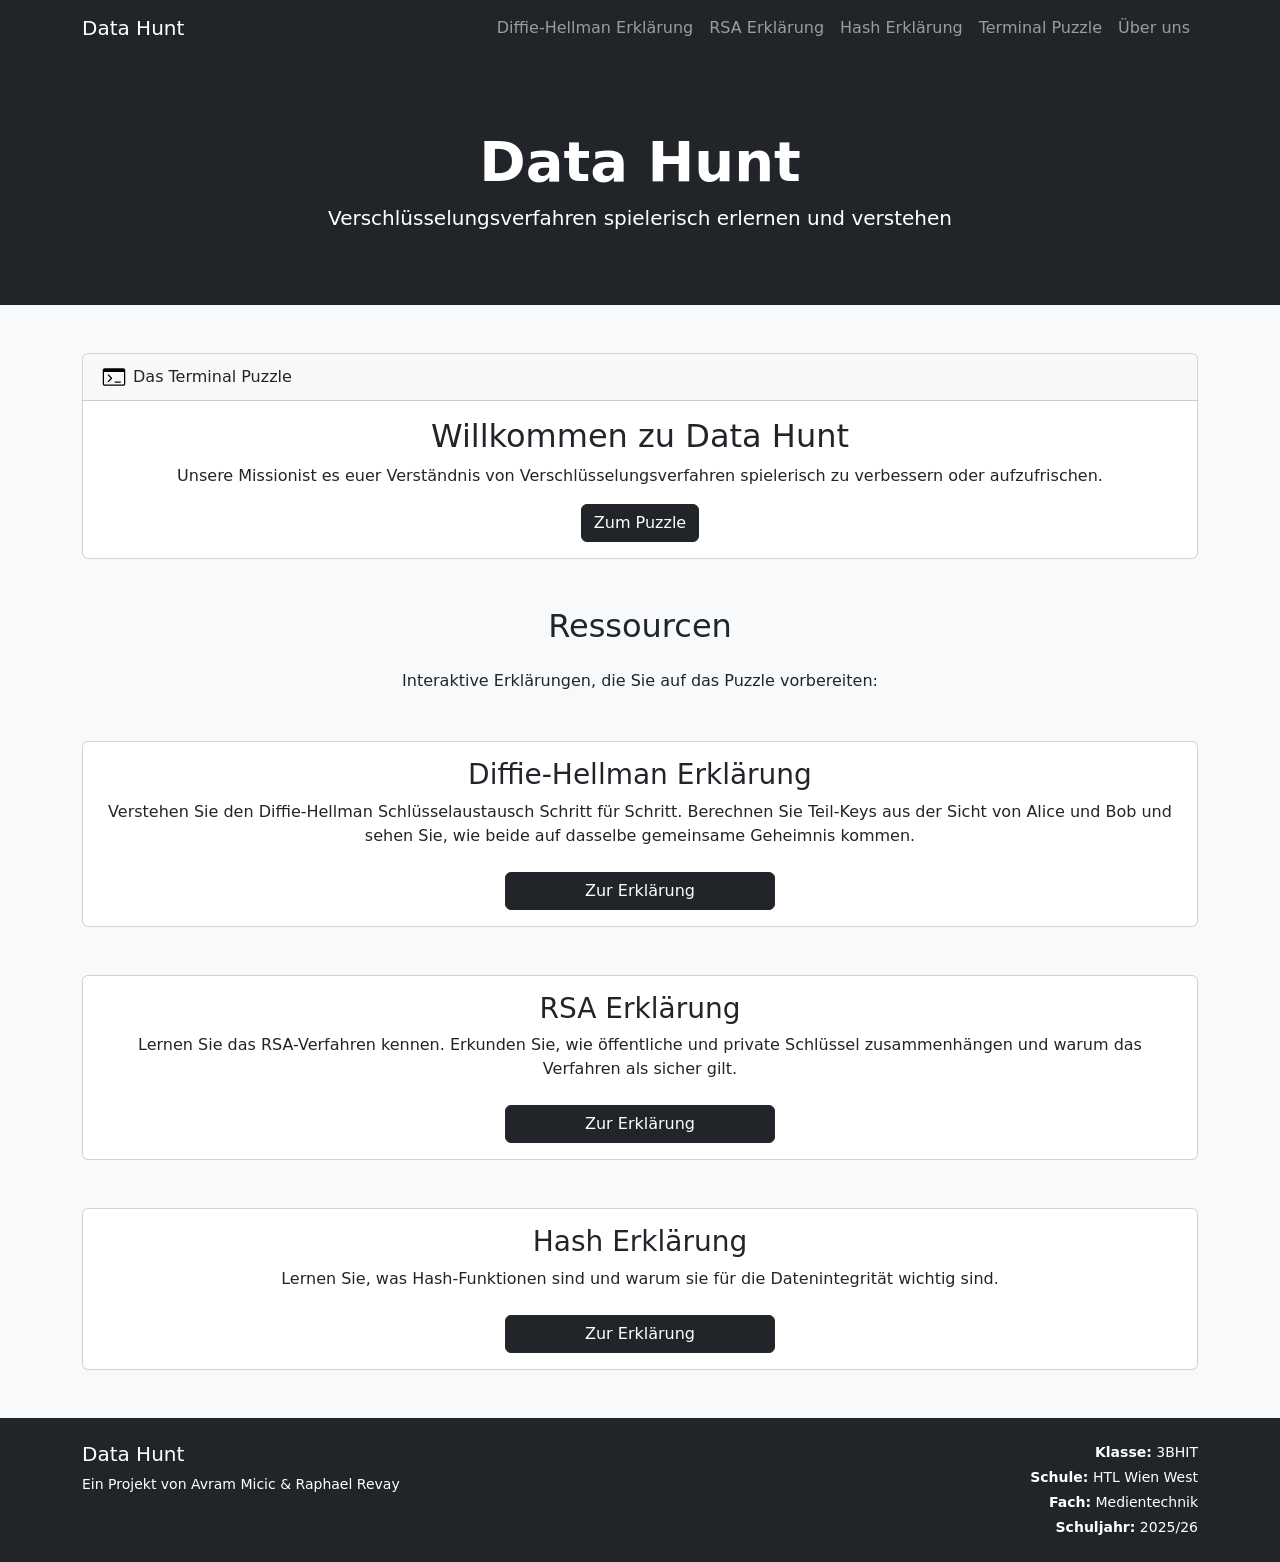
<file: index.html>
<!DOCTYPE html>
<html lang="de">
<head>
    <meta charset="UTF-8">
    <title>Data Hunt</title>
    <link href="bootstrap/css/bootstrap.min.css" rel="stylesheet">
    <script src="bootstrap/js/bootstrap.bundle.min.js"></script>
    <link rel="stylesheet" href="css/main.css">
    <link rel="icon" type="image/x-icon" href="img/protection.png">
</head>
<body class="bg-light d-flex flex-column min-vh-100">
<nav class="navbar navbar-expand-lg navbar-dark bg-dark">
    <div class="container">
        <a class="navbar-brand" href="index.html">Data Hunt</a>
        <div class="navbar-nav">
            <a class="nav-link" href="diffie-hellman-puzzle/index.html">Diffie-Hellman Erklärung</a>
            <a class="nav-link" href="micic-rsa/index.html">RSA Erklärung</a>
            <a class="nav-link" href="../Hash/index.html">Hash Erklärung</a>
            <a class="nav-link" href="terminal-puzzle/index.html">Terminal Puzzle</a>
            <a class="nav-link" href="about-us/about.html">Über uns</a>
        </div>
    </div>
</nav>
<div class="bg-dark text-white py-5">
    <div class="container text-center py-4">
        <h1 class="display-4 fw-bold">Data Hunt</h1>
        <p class="lead mb-0">Verschlüsselungsverfahren spielerisch erlernen und verstehen</p>
    </div>
</div>
<div class="container py-5 flex-grow-1">
    <div class="card mb-5">
        <div class="card-header d-flex align-items-center gap-1">
            <img src="img/terminal-icon.svg" alt="Terminal Icon" id="terminal-icon"/>
            <span>Das Terminal Puzzle</span>
        </div>
        <div class="card-body text-center">
            <h2 class="card-title">Willkommen zu Data Hunt</h2>
            <p class="card-text">Unsere Missionist es euer Verständnis 
                von Verschlüsselungsverfahren spielerisch zu verbessern oder aufzufrischen.

            </p>
            <a class="btn btn-dark" href="terminal-puzzle/index.html">Zum Puzzle</a>
        </div>
    </div>
    <h2 class="text-center mb-4">Ressourcen</h2>
    <p class="text-center mb-5">Interaktive Erklärungen, die Sie auf das Puzzle vorbereiten:</p>
    <div class="d-flex flex-column">
        <div class="mb-5">
            <div class="card h-100 text-center">
                <div class="card-body d-flex flex-column">
                    <h3 class="card-title">Diffie-Hellman Erklärung</h3>
                    <p class="flex-grow-1">Verstehen Sie den Diffie-Hellman Schlüsselaustausch Schritt für Schritt. Berechnen Sie Teil-Keys aus der Sicht von Alice und Bob und sehen Sie, wie beide auf dasselbe gemeinsame Geheimnis kommen.</p>
                    <div class="text-center">
                        <a href="diffie-hellman-puzzle/index.html" class="btn btn-dark mt-2 w-25">Zur Erklärung</a>
                    </div>
                </div>
            </div>
        </div>
        <div class="mb-5">
            <div class="card h-100 text-center">
                <div class="card-body d-flex flex-column">
                    <h3 class="card-title">RSA Erklärung</h3>
                    <p class="flex-grow-1">Lernen Sie das RSA-Verfahren kennen. Erkunden Sie, wie öffentliche und private Schlüssel zusammenhängen und warum das Verfahren als sicher gilt.</p>
                    <div class="text-center">
                        <a href="micic-rsa/index.html" class="btn btn-dark mt-2 w-25">Zur Erklärung</a>
                    </div>
                </div>
            </div>
        </div>
        <div>
            <div class="card h-100 text-center">
                <div class="card-body d-flex flex-column">
                    <h3 class="card-title">Hash Erklärung</h3>
                    <p class="flex-grow-1">Lernen Sie, was Hash-Funktionen sind und warum sie für die Datenintegrität wichtig sind.</p>
                    <div class="text-center">
                        <a href="Hash/index.html" class="btn btn-dark mt-2 w-25">Zur Erklärung</a>
                    </div>
                </div>
            </div>
        </div>
    </div>
</div>
<footer class="bg-dark text-white py-4 mt-auto">
    <div class="container">
        <div class="row">
            <div class="col-md-6">
                <h5>Data Hunt</h5>
                <p class="mb-0 small">Ein Projekt von Avram Micic &amp; Raphael Revay</p>
            </div>
            <div class="col-md-6 text-md-end">
                <p class="mb-1 small"><strong>Klasse:</strong> 3BHIT</p>
                <p class="mb-1 small"><strong>Schule:</strong> HTL Wien West</p>
                <p class="mb-1 small"><strong>Fach:</strong> Medientechnik</p>
                <p class="mb-0 small"><strong>Schuljahr:</strong> 2025/26</p>
            </div>
        </div>
    </div>
</footer>
</body>
</html>
</file>
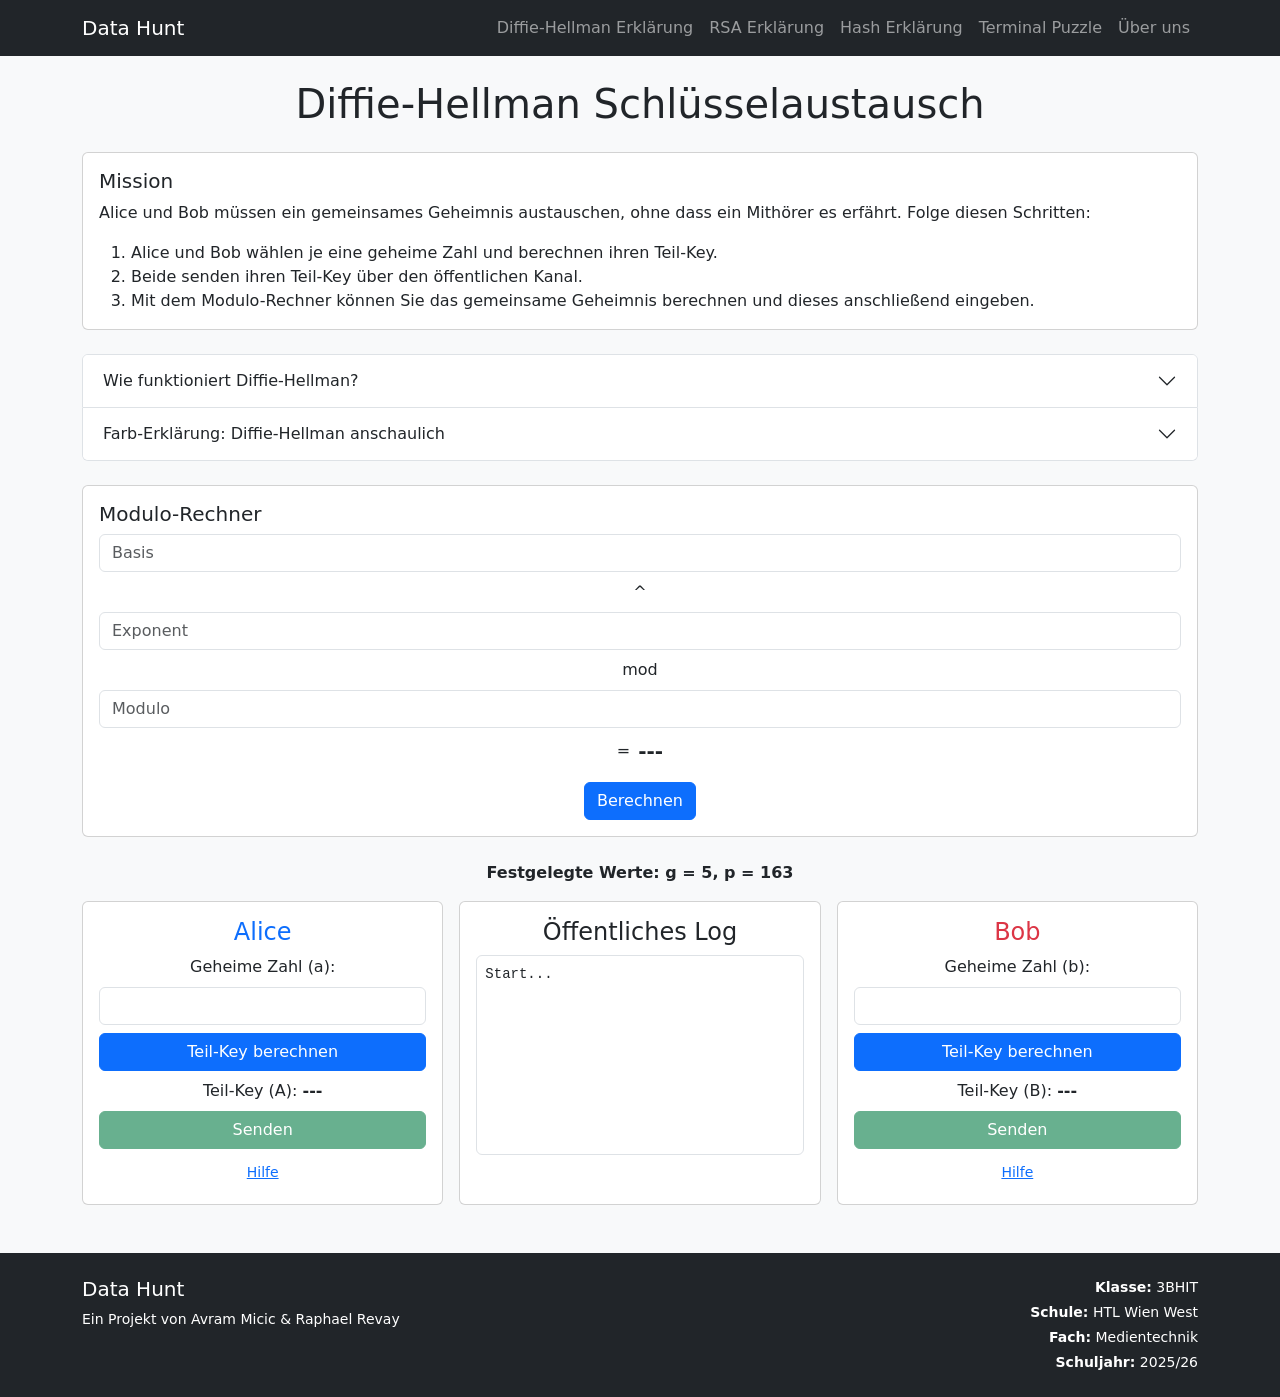
<file: diffie-hellman-puzzle/index.html>
<!DOCTYPE html>
<html lang="de">
<head>
    <meta charset="UTF-8">
    <title>Diffie-Hellman</title>
    <link href="../css/diffie-styles.css" rel="stylesheet">
    <link href="../bootstrap/css/bootstrap.min.css" rel="stylesheet">
    <link rel="icon" type="image/x-icon" href="../img/protection.png">
</head>
<body class="bg-light d-flex flex-column min-vh-100">
<nav class="navbar navbar-expand-lg navbar-dark bg-dark">
    <div class="container">
        <a class="navbar-brand" href="../index.html">Data Hunt</a>
        <div class="navbar-nav">
            <a class="nav-link" href="../diffie-hellman-puzzle/index.html">Diffie-Hellman Erklärung</a>
            <a class="nav-link" href="../micic-rsa/index.html">RSA Erklärung</a>
            <a class="nav-link" href="../Hash/index.html">Hash Erklärung</a>
            <a class="nav-link" href="../terminal-puzzle/index.html">Terminal Puzzle</a>
            <a class="nav-link" href="../about-us/about.html">Über uns</a>
        </div>
    </div>
</nav>
<div class="container py-4">
    <h1 class="text-center mb-4">Diffie-Hellman Schlüsselaustausch</h1>
    <div class="card mb-4">
        <div class="card-body">
            <h5 class="card-title">Mission</h5>
            <p>Alice und Bob müssen ein gemeinsames Geheimnis austauschen, ohne dass ein Mithörer es erfährt. Folge diesen Schritten:</p>
            <ol class="mb-0">
                <li>Alice und Bob wählen je eine geheime Zahl und berechnen ihren Teil-Key.</li>
                <li>Beide senden ihren Teil-Key über den öffentlichen Kanal.</li>
                <li>Mit dem Modulo-Rechner können Sie das gemeinsame Geheimnis berechnen und dieses anschließend eingeben.</li>
            </ol>
        </div>
    </div>
    <div class="accordion mb-4" id="erklaerung">
        <div class="accordion-item">
            <h2 class="accordion-header">
                <button class="accordion-button collapsed" type="button" data-bs-toggle="collapse" data-bs-target="#erklaerung-body">
                    Wie funktioniert Diffie-Hellman?
                </button>
            </h2>
            <div id="erklaerung-body" class="accordion-collapse collapse" data-bs-parent="#erklaerung">
                <div class="accordion-body">
                    <dl class="row mb-0">
                        <dt class="col-sm-3">g und p</dt>
                        <dd class="col-sm-9">Öffentliche Zahlen, die alle kennen, auch der Angreifer. Sie dienen als gemeinsame Basis für alle Berechnungen.</dd>
                        <dt class="col-sm-3 text-primary">prv_A / prv_B</dt>
                        <dd class="col-sm-9">Die Geheimzahl von Alice / Bob. Jeder wählt seine eigene und gibt sie niemals weiter, auch nicht an den Kommunikationspartner.</dd>
                        <dt class="col-sm-3 text-success">pub_A / pub_B</dt>
                        <dd class="col-sm-9">Der Teil-Key von Alice / Bob. Wird aus der Geheimzahl berechnet und offen übertragen. Aus dem Teil-Key kann man die Geheimzahl praktisch nicht zurückrechnen.</dd>
                        <dt class="col-sm-3 text-danger">S</dt>
                        <dd class="col-sm-9 mb-0">Das gemeinsame Geheimnis. Alice rechnet <code>pub_B<sup>prv_A</sup> mod p</code>, Bob rechnet <code>pub_A<sup>prv_B</sup> mod p</code>. Beide kommen auf dasselbe Ergebnis, weil <code>(g<sup>a</sup>)<sup>b</sup> = (g<sup>b</sup>)<sup>a</sup></code>.</dd>
                    </dl>
                </div>
            </div>
        </div>
        <div class="accordion-item">
            <h2 class="accordion-header">
                <button class="accordion-button collapsed" type="button" data-bs-toggle="collapse" data-bs-target="#farben-body">
                    Farb-Erklärung: Diffie-Hellman anschaulich
                </button>
            </h2>
            <div id="farben-body" class="accordion-collapse collapse" data-bs-parent="#erklaerung">
                <div class="accordion-body">
                    <p>Statt mit Zahlen kann man Diffie-Hellman auch mit Farben erklären. Farben kann man leicht mischen, aber praktisch nicht wieder entmischen, genau wie bei der Modulo-Mathematik:</p>
                    <div class="text-center my-3">
                        <img src="../img/dh_farbe_bild.svg" alt="Farb-Erklärung Diffie-Hellman" class="img-fluid" style="max-width:500px">
                    </div>
                    <p class="mb-0 text-muted small">Alice und Bob nutzen eine öffentliche Basisfarbe (grau). Jeder fügt seine geheime Farbe (blau bzw. rot) dazu und schickt das Ergebnis offen über den Kanal. Wenn jeder seine eigene Geheimfarbe nochmal in die empfangene Mischung gibt, kommt bei beiden dieselbe Endfarbe heraus, ohne dass die Geheimfarben je übertragen wurden.</p>
                </div>
            </div>
        </div>
    </div>
    <div class="card mb-4">
        <div class="card-body">
            <h5 class="card-title">Modulo-Rechner</h5>
            <div class="d-flex flex-wrap align-items-center justify-content-center gap-2">
                <input type="number" id="calc-base" class="form-control" placeholder="Basis">
                <span>^</span>
                <input type="number" id="calc-exp" class="form-control" placeholder="Exponent">
                <span>mod</span>
                <input type="number" id="calc-mod" class="form-control" placeholder="Modulo">
                <span>=</span>
                <span id="calc-result" class="fw-bold fs-5">---</span>
            </div>
            <div class="text-center mt-3">
                <button id="calc-btn" class="btn btn-primary">Berechnen</button>
            </div>
        </div>
    </div>
    <p class="text-center fw-bold" id="festgelegteWerte">Festgelegte Werte: g = ?, p = ?</p>
    <div class="row g-3 mb-4">
        <div class="col-md-4">
            <div class="card h-100" id="karte-alice">
                <div class="card-body text-center">
                    <h4 class="text-primary">Alice</h4>
                    <label class="form-label">Geheime Zahl (a):</label>
                    <input type="password" id="eingabe-alice" class="form-control text-center mb-2">
                    <button id="btn-berechne-alice" class="btn btn-primary w-100 mb-2">Teil-Key berechnen</button>
                    <p class="mb-2">Teil-Key (A): <span id="ausgabe-alice" class="fw-bold">---</span></p>
                    <button id="btn-sende-alice" class="btn btn-success w-100" disabled>Senden</button>
                    <button class="btn btn-link btn-sm mt-2" type="button" data-bs-toggle="collapse" data-bs-target="#hilfe-alice">
                        Hilfe
                    </button>
                    <div class="collapse mt-2" id="hilfe-alice">
                        <div class="card card-body bg-light text-start small">
                            <p class="mb-2"><strong>Was ist zu tun?</strong> Alice berechnet ihren Teil-Key mit:</p>
                            <p class="text-center fs-5 mb-2"><code>pub_A = g<sup>a</sup> mod p</code></p>
                            <ul class="mb-0 ps-3">
                                <li><code>g</code> ist die öffentliche Basis = <strong><span class="hilfe-g">?</span></strong></li>
                                <li><code>a</code> ist Alices Geheimzahl (das was Sie oben eingeben)</li>
                                <li><code>p</code> ist die öffentliche Primzahl = <strong><span class="hilfe-p">?</span></strong></li>
                            </ul>
                            <p class="mb-0 mt-2 text-muted">Den Teil-Key berechnet das Programm automatisch, Sie müssen nur die Geheimzahl eingeben.</p>
                        </div>
                    </div>
                </div>
            </div>
        </div>
        <div class="col-md-4">
            <div class="card h-100">
                <div class="card-body">
                    <h4 class="text-center">Öffentliches Log</h4>
                    <div id="protokoll" class="border rounded p-2 bg-white">
                        <p>Start...</p>
                    </div>
                </div>
            </div>
        </div>
        <div class="col-md-4">
            <div class="card h-100" id="karte-bob">
                <div class="card-body text-center">
                    <h4 class="text-danger">Bob</h4>
                    <label class="form-label">Geheime Zahl (b):</label>
                    <input type="password" id="eingabe-bob" class="form-control text-center mb-2">
                    <button id="btn-berechne-bob" class="btn btn-primary w-100 mb-2">Teil-Key berechnen</button>
                    <p class="mb-2">Teil-Key (B): <span id="ausgabe-bob" class="fw-bold">---</span></p>
                    <button id="btn-sende-bob" class="btn btn-success w-100" disabled>Senden</button>
                    <button class="btn btn-link btn-sm mt-2" type="button" data-bs-toggle="collapse" data-bs-target="#hilfe-bob">
                        Hilfe
                    </button>
                    <div class="collapse mt-2" id="hilfe-bob">
                        <div class="card card-body bg-light text-start small">
                            <p class="mb-2"><strong>Was ist zu tun?</strong> Bob berechnet seinen Teil-Key mit:</p>
                            <p class="text-center fs-5 mb-2"><code>pub_B = g<sup>b</sup> mod p</code></p>
                            <ul class="mb-0 ps-3">
                                <li><code>g</code> ist die öffentliche Basis = <strong><span class="hilfe-g">?</span></strong></li>
                                <li><code>b</code> ist Bobs Geheimzahl (das was Sie oben eingeben)</li>
                                <li><code>p</code> ist die öffentliche Primzahl = <strong><span class="hilfe-p">?</span></strong></li>
                            </ul>
                            <p class="mb-0 mt-2 text-muted">Den Teil-Key berechnet das Programm automatisch, Sie müssen nur die Geheimzahl eingeben.</p>
                        </div>
                    </div>
                </div>
            </div>
        </div>
    </div>
    <div class="card mx-auto" id="ergebnis-bereich">
        <div class="card-body text-center">
            <h4>Gemeinsames Geheimnis</h4>
            <img id="schloss" src="../img/lock.svg" alt="Schloss" class="my-3" width="80px">
            <p>Berechnen Sie das gemeinsame Geheimnis mit dem Modulo-Rechner und geben Sie es hier ein:</p>
            <input type="text" id="eingabe-geheimnis" class="form-control text-center mb-3" maxlength="3" placeholder="3-stellig">
            <button id="btn-pruefe" class="btn btn-warning w-100">Code prüfen</button>
            <p id="ergebnis-zahl" class="fw-bold fs-2 mt-3">---</p>
            <button class="btn btn-link btn-sm" type="button" data-bs-toggle="collapse" data-bs-target="#hilfe-final">
                Hilfe
            </button>
            <div class="collapse mt-2" id="hilfe-final">
                <div class="card card-body bg-light text-start small">
                    <p class="mb-2"><strong>Was ist zu tun?</strong> Sie müssen das gemeinsame Geheimnis mit dem Modulo-Rechner ausrechnen.</p>
                    <p class="mb-2"><strong>Alice rechnet:</strong></p>
                    <p class="text-center fs-5 mb-2"><code>S = pub_B<sup>a</sup> mod p</code></p>
                    <p class="mb-2"><strong>Bob rechnet:</strong></p>
                    <p class="text-center fs-5 mb-2"><code>S = pub_A<sup>b</sup> mod p</code></p>
                    <p class="mb-2">Es kommt bei beiden dasselbe heraus.</p>
                    <p class="mb-2"><strong>So geben Sie es in den Modulo-Rechner ein (für Alices Weg):</strong></p>
                    <ul class="mb-0 ps-3">
                        <li><strong>Basis</strong> = Bobs Teil-Key (<code>pub_B</code>) = <strong><span class="hilfe-pubB">?</span></strong></li>
                        <li><strong>Exponent</strong> = Alices Geheimzahl (<code>a</code>)</li>
                        <li><strong>Modulo</strong> = die öffentliche Primzahl (<code>p</code>) = <strong><span class="hilfe-p">?</span></strong></li>
                    </ul>
                    <p class="mb-0 mt-2 text-muted">Tragen Sie das Ergebnis oben ins Feld ein.</p>
                </div>
            </div>
        </div>
    </div>
</div>
<footer class="bg-dark text-white py-4 mt-auto">
        <div class="container">
            <div class="row">
                <div class="col-md-6">
                    <h5>Data Hunt</h5>
                    <p class="mb-0 small">Ein Projekt von Avram Micic &amp; Raphael Revay</p>
                </div>
                <div class="col-md-6 text-md-end">
                    <p class="mb-1 small"><strong>Klasse:</strong> 3BHIT</p>
                    <p class="mb-1 small"><strong>Schule:</strong> HTL Wien West</p>
                    <p class="mb-1 small"><strong>Fach:</strong> Medientechnik</p>
                    <p class="mb-0 small"><strong>Schuljahr:</strong> 2025/26</p>
                </div>
            </div>
        </div>
</footer>
<script src="../bootstrap/js/bootstrap.bundle.min.js"></script>
<script src="../js/diffie.js"></script>
</body>
</html>
</file>
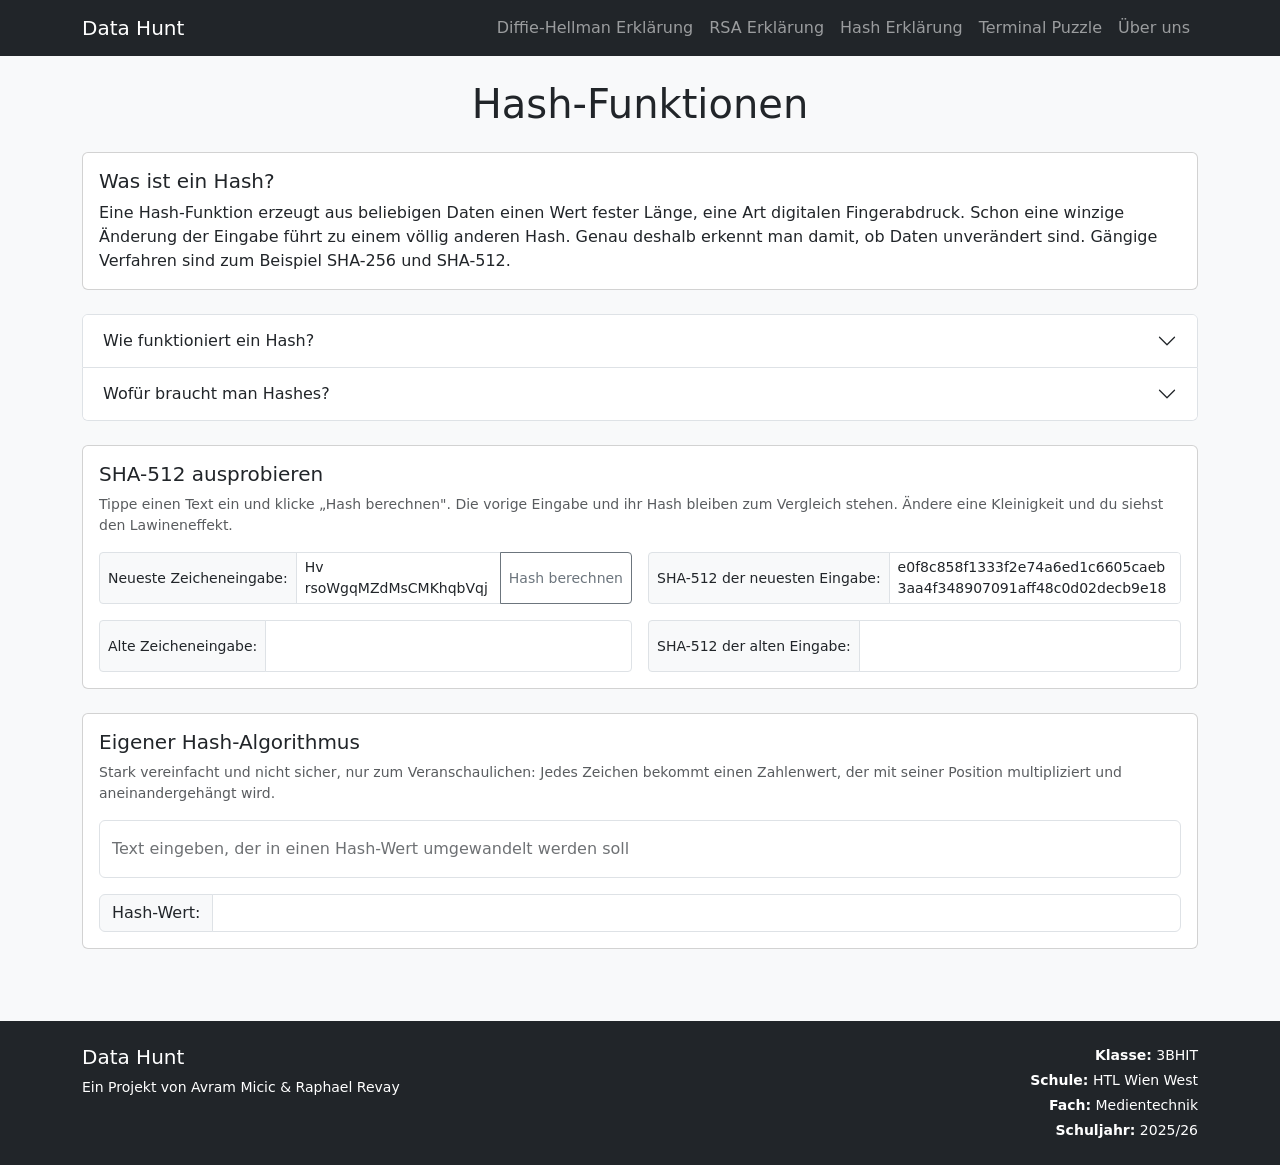
<file: Hash/index.html>
<!DOCTYPE html>
<html lang="de">
<head>
    <meta charset="UTF-8">
    <meta name="viewport" content="width=device-width, initial-scale=1.0">
    <title>Hash Erklärung</title>
    <link href="../bootstrap/css/bootstrap.min.css" rel="stylesheet">
    <link rel="stylesheet" href="../css/hash.css">
    <link rel="icon" type="image/x-icon" href="../img/protection.png">
</head>
<body class="bg-light d-flex flex-column min-vh-100">
<nav class="navbar navbar-expand-lg navbar-dark bg-dark">
    <div class="container">
        <a class="navbar-brand" href="../index.html">Data Hunt</a>
        <div class="navbar-nav">
            <a class="nav-link" href="../diffie-hellman-puzzle/index.html">Diffie-Hellman Erklärung</a>
            <a class="nav-link" href="../micic-rsa/index.html">RSA Erklärung</a>
            <a class="nav-link" href="./index.html">Hash Erklärung</a>
            <a class="nav-link" href="../terminal-puzzle/index.html">Terminal Puzzle</a>
            <a class="nav-link" href="../about-us/about.html">Über uns</a>
        </div>
    </div>
</nav>
<div class="container py-4">
    <h1 class="text-center mb-4">Hash-Funktionen</h1>

    <div class="card mb-4">
        <div class="card-body">
            <h5 class="card-title">Was ist ein Hash?</h5>
            <p class="mb-0">Eine Hash-Funktion erzeugt aus beliebigen Daten einen Wert fester Länge, eine Art digitalen Fingerabdruck. Schon eine winzige Änderung der Eingabe führt zu einem völlig anderen Hash. Genau deshalb erkennt man damit, ob Daten unverändert sind. Gängige Verfahren sind zum Beispiel SHA-256 und SHA-512.</p>
        </div>
    </div>
    <div class="accordion mb-4" id="erklaerung">
        <div class="accordion-item">
            <h2 class="accordion-header">
                <button class="accordion-button collapsed" type="button" data-bs-toggle="collapse" data-bs-target="#erklaerung-body">
                    Wie funktioniert ein Hash?
                </button>
            </h2>
            <div id="erklaerung-body" class="accordion-collapse collapse" data-bs-parent="#erklaerung">
                <div class="accordion-body">
                    <dl class="row mb-0">
                        <dt class="col-sm-3">Deterministisch</dt>
                        <dd class="col-sm-9">Dieselbe Eingabe ergibt immer denselben Hash. Sonst könnte man damit nichts überprüfen.</dd>
                        <dt class="col-sm-3">Feste Länge</dt>
                        <dd class="col-sm-9">Egal ob ein Wort oder ein ganzes Buch eingegeben wird, der Hash ist immer gleich lang (bei SHA-512 sind es 512 Bit).</dd>
                        <dt class="col-sm-3">Einwegfunktion</dt>
                        <dd class="col-sm-9">Den Hash zu berechnen ist leicht, ihn zurückzurechnen praktisch unmöglich. Aus dem Hash kommt man  nicht auf die ursprüngliche Eingabe.</dd>
                        <dt class="col-sm-3">Lawineneffekt</dt>
                        <dd class="col-sm-9">Ändert man nur ein einziges Zeichen der Eingabe, ändert sich der gesamte Hash. Das kann man in der Demo unten direkt ausprobieren.</dd>
                        <dt class="col-sm-3">Kollisionsresistenz</dt>
                        <dd class="col-sm-9 mb-0">Weil die Ausgabe fest, die möglichen Eingaben aber unbegrenzt sind, gibt es zwangsläufig verschiedene Eingaben mit demselben Hash (sogenannte Kollisionen). Bei einem guten Verfahren ist es aber praktisch unmöglich, solche absichtlich zu finden.</dd>
                    </dl>
                </div>
            </div>
        </div>
        <div class="accordion-item">
            <h2 class="accordion-header">
                <button class="accordion-button collapsed" type="button" data-bs-toggle="collapse" data-bs-target="#wozu-body">
                    Wofür braucht man Hashes?
                </button>
            </h2>
            <div id="wozu-body" class="accordion-collapse collapse" data-bs-parent="#erklaerung">
                <div class="accordion-body">
                    Integrität prüfen: Stimmt der Hash einer heruntergeladenen Datei mit dem angegebenen überein, wurde sie unterwegs nicht verändert.
                    <br>Passwörter speichern: Dienste speichern nicht das Passwort selbst, sondern dessen Hash. Bei der Anmeldung wird verglichen, nie das Klartext-Passwort.
                    </ul>
                </div>
            </div>
        </div>
    </div>

    <div class="card mb-4">
        <div class="card-body">
            <h5 class="card-title">SHA-512 ausprobieren</h5>
            <p class="small text-muted">Tippe einen Text ein und klicke „Hash berechnen". Die vorige Eingabe und ihr Hash bleiben zum Vergleich stehen. Ändere eine Kleinigkeit und du siehst den Lawineneffekt.</p>
            <div class="row g-3">
                <div class="col-12 col-md-6">
                    <div class="input-group input-group-sm">
                        <span class="input-group-text">Neueste Zeicheneingabe:</span>
                        <textarea class="form-control" id="random-string"></textarea>
                        <button class="btn btn-outline-secondary" type="button" id="generate-hash-button">Hash berechnen</button>
                    </div>
                </div>
                <div class="col-12 col-md-6">
                    <div class="input-group input-group-sm">
                        <span class="input-group-text">SHA-512 der neuesten Eingabe:</span>
                        <textarea class="form-control" id="hash-output" readonly></textarea>
                    </div>
                </div>
                <div class="col-12 col-md-6">
                    <div class="input-group input-group-sm">
                        <span class="input-group-text">Alte Zeicheneingabe:</span>
                        <textarea class="form-control" id="old-string-field" readonly></textarea>
                    </div>
                </div>
                <div class="col-12 col-md-6">
                    <div class="input-group input-group-sm">
                        <span class="input-group-text">SHA-512 der alten Eingabe:</span>
                        <textarea class="form-control" id="old-hash-field" readonly></textarea>
                    </div>
                </div>
            </div>
        </div>
    </div>

    <div class="card mb-5">
        <div class="card-body">
            <h5 class="card-title">Eigener Hash-Algorithmus</h5>
            <p class="small text-muted mb-3">Stark vereinfacht und nicht sicher, nur zum Veranschaulichen: Jedes Zeichen bekommt einen Zahlenwert, der mit seiner Position multipliziert und aneinandergehängt wird.</p>
            <div class="form-floating mb-3">
                <input class="form-control" type="text" id="zeichen-eingabe" placeholder="Geben Sie Textzeichen ein">
                <label for="zeichen-eingabe">Text eingeben, der in einen Hash-Wert umgewandelt werden soll</label>
            </div>
            <div class="input-group">
                <span class="input-group-text">Hash-Wert:</span>
                <input class="form-control" type="text" id="hash-wert" readonly>
            </div>
        </div>
    </div>
</div>
<footer class="bg-dark text-white py-4 mt-auto">
    <div class="container">
        <div class="row">
            <div class="col-md-6">
                <h5>Data Hunt</h5>
                <p class="mb-0 small">Ein Projekt von Avram Micic &amp; Raphael Revay</p>
            </div>
            <div class="col-md-6 text-md-end">
                <p class="mb-1 small"><strong>Klasse:</strong> 3BHIT</p>
                <p class="mb-1 small"><strong>Schule:</strong> HTL Wien West</p>
                <p class="mb-1 small"><strong>Fach:</strong> Medientechnik</p>
                <p class="mb-0 small"><strong>Schuljahr:</strong> 2025/26</p>
            </div>
        </div>
    </div>
</footer>
<script src="../bootstrap/js/bootstrap.bundle.min.js"></script>
<script src="../js/hash.js"></script>
</body>
</html>
</file>
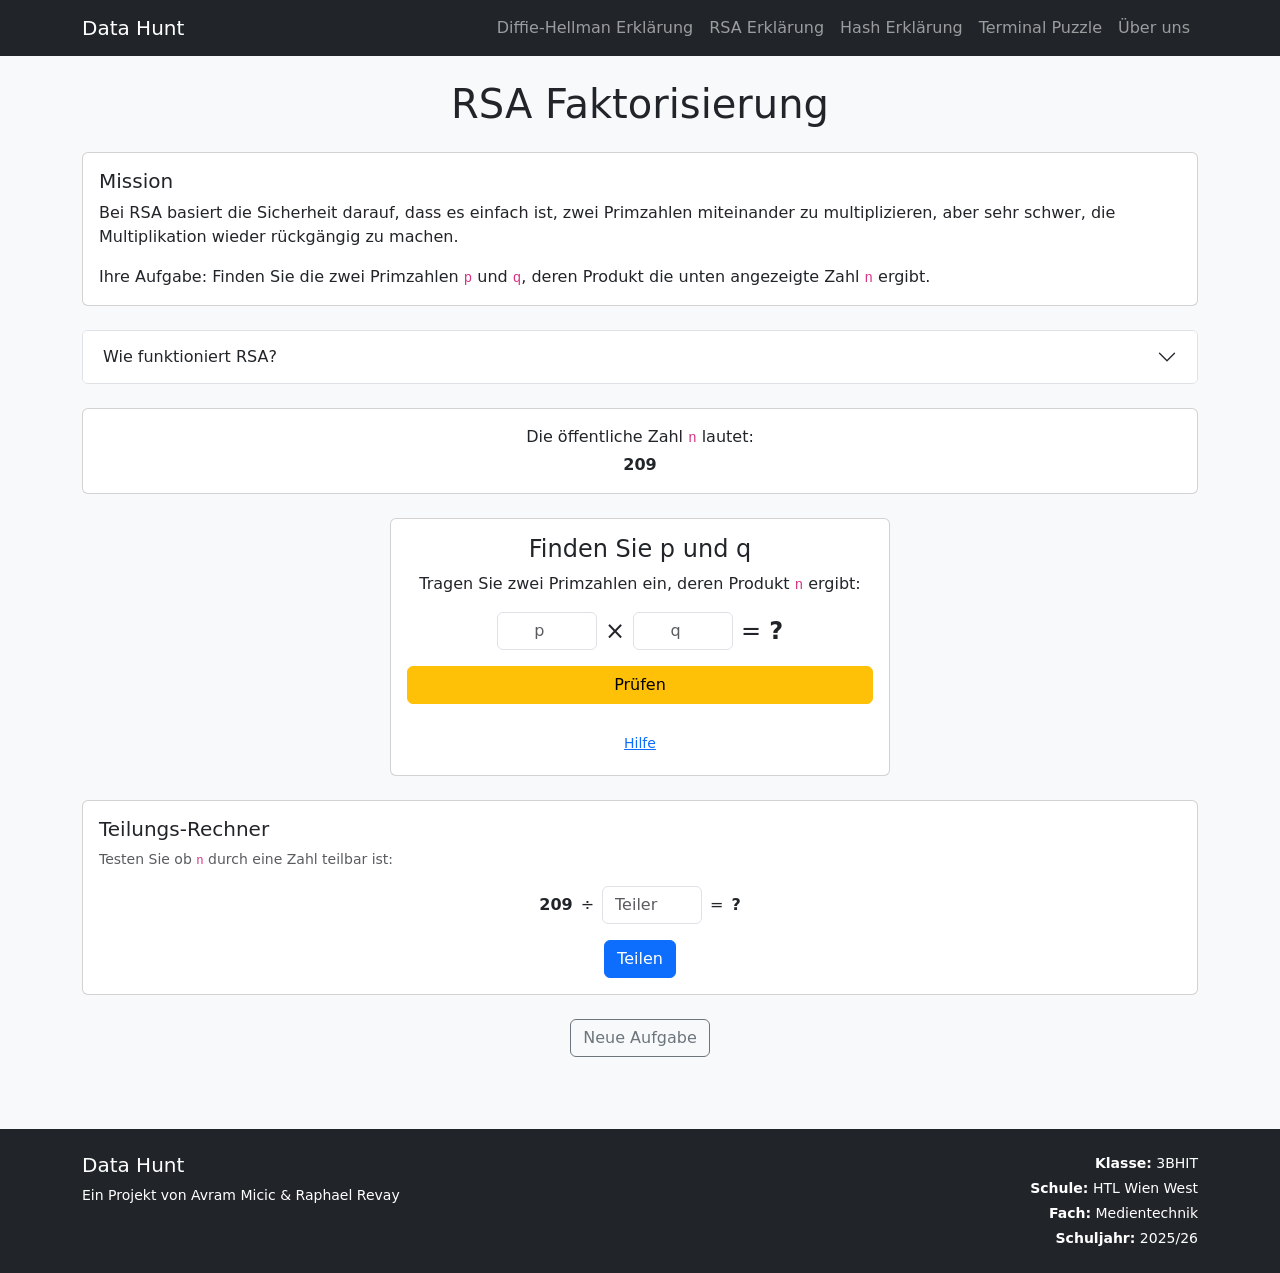
<file: micic-rsa/index.html>
<!DOCTYPE html>
<html lang="de">
<head>
    <meta charset="UTF-8">
    <title>RSA Faktorisierung</title>
    <link rel="stylesheet" href="../bootstrap/css/bootstrap.min.css">
    <script src="../bootstrap/js/bootstrap.bundle.min.js"></script>
    <link rel="icon" type="image/x-icon" href="../img/protection.png">
</head>
<body class="bg-light d-flex flex-column min-vh-100">
<nav class="navbar navbar-expand-lg navbar-dark bg-dark">
    <div class="container">
        <a class="navbar-brand" href="../index.html">Data Hunt</a>
        <div class="navbar-nav">
            <a class="nav-link" href="../diffie-hellman-puzzle/index.html">Diffie-Hellman Erklärung</a>
            <a class="nav-link" href="./index.html">RSA Erklärung</a>
            <a class="nav-link" href="../Hash/index.html">Hash Erklärung</a>
            <a class="nav-link" href="../terminal-puzzle/index.html">Terminal Puzzle</a>
            <a class="nav-link" href="../about-us/about.html">Über uns</a>
        </div>
    </div>
</nav>
<div class="container py-4">
    <h1 class="text-center mb-4">RSA Faktorisierung</h1>
    <div class="card mb-4">
        <div class="card-body">
            <h5 class="card-title">Mission</h5>
            <p>Bei RSA basiert die Sicherheit darauf, dass es einfach ist, zwei Primzahlen miteinander zu multiplizieren, aber sehr schwer, die Multiplikation wieder rückgängig zu machen.</p>
            <p class="mb-0">Ihre Aufgabe: Finden Sie die zwei Primzahlen <code>p</code> und <code>q</code>, deren Produkt die unten angezeigte Zahl <code>n</code> ergibt.</p>
        </div>
    </div>
    <div class="accordion mb-4" id="erklaerung">
        <div class="accordion-item">
            <h2 class="accordion-header">
                <button class="accordion-button collapsed" type="button" data-bs-toggle="collapse" data-bs-target="#erklaerung-body">
                    Wie funktioniert RSA?
                </button>
            </h2>
            <div id="erklaerung-body" class="accordion-collapse collapse" data-bs-parent="#erklaerung">
                <div class="accordion-body">
                    <dl class="row mb-0">
                        <dt class="col-sm-3">p und q</dt>
                        <dd class="col-sm-9">Zwei geheime Primzahlen. Nur der Empfänger kennt sie.</dd>
                        <dt class="col-sm-3">n</dt>
                        <dd class="col-sm-9">Das Produkt <code>p × q</code>. Diese Zahl ist öffentlich und Teil des öffentlichen Schlüssels. Jeder darf sie sehen.</dd>
                        <dt class="col-sm-3">Sicherheit</dt>
                        <dd class="col-sm-9 mb-0">Aus <code>n</code> wieder die beiden Primzahlen <code>p</code> und <code>q</code> zurückzurechnen heißt Faktorisierung. Bei kleinen Zahlen wie hier ist das machbar, bei den riesigen Zahlen im echten RSA (hunderte Stellen) bräuchten sogar leistungsstarke Rechner viele Jahre.</dd>
                    </dl>
                </div>
            </div>
        </div>
    </div>
    <div class="card mb-4 text-center">
        <div class="card-body">
            <p class="mb-1">Die öffentliche Zahl <code>n</code> lautet:</p>
            <p class="fw-bold mb-0" id="anzeige-n">---</p>
        </div>
    </div>
    <div class="card mb-4 mx-auto" style="max-width:500px">
        <div class="card-body text-center">
            <h4>Finden Sie p und q</h4>
            <p>Tragen Sie zwei Primzahlen ein, deren Produkt <code>n</code> ergibt:</p>
            <div class="d-flex justify-content-center align-items-center gap-2 mb-3">
                <input type="number" id="eingabe-p" class="form-control text-center" placeholder="p" style="width:100px">
                <span class="fs-4">×</span>
                <input type="number" id="eingabe-q" class="form-control text-center" placeholder="q" style="width:100px">
                <span class="fs-4">=</span>
                <span id="rechnung-ergebnis" class="fw-bold fs-4">?</span>
            </div>
            <button id="btn-pruefe" class="btn btn-warning w-100 mb-2">Prüfen</button>
            <p id="status" class="mt-2 mb-0"></p>
            <button class="btn btn-link btn-sm mt-2" type="button" data-bs-toggle="collapse" data-bs-target="#hilfe">
                Hilfe
            </button>
            <div class="collapse mt-2" id="hilfe">
                <div class="card card-body bg-light text-start small">
                    <p class="mb-2"><strong>Vorgehensweise:</strong></p>
                    <ol class="mb-2 ps-3">
                        <li>Eine Primzahl ist nur durch 1 und sich selbst teilbar (z.B. 2, 3, 5, 7, 11, 13, ...).</li>
                        <li>Testen Sie kleine Primzahlen der Reihe nach: Geht <code>n</code> durch 2 auf? Durch 3? Durch 5? Durch 7?</li>
                        <li>Sobald Sie eine Primzahl <code>p</code> finden, durch die <code>n</code> aufgeht, ist <code>q = n / p</code>.</li>
                    </ol>
                    <p class="mb-2"><strong>Tipp:</strong> Sie können den Teilungs-Rechner unten nutzen, um Teilungen schnell zu prüfen.</p>
                </div>
            </div>
        </div>
    </div>
    <div class="card mb-4">
        <div class="card-body">
            <h5 class="card-title">Teilungs-Rechner</h5>
            <p class="small text-muted">Testen Sie ob <code>n</code> durch eine Zahl teilbar ist:</p>
            <div class="d-flex flex-wrap align-items-center justify-content-center gap-2">
                <span id="calc-n" class="fw-bold">---</span>
                <span>÷</span>
                <input type="number" id="calc-teiler" class="form-control" style="width:100px" placeholder="Teiler">
                <span>=</span>
                <span id="calc-result" class="fw-bold">?</span>
            </div>
            <div class="text-center mt-3">
                <button id="calc-btn" class="btn btn-primary">Teilen</button>
            </div>
        </div>
    </div>
    <div class="text-center mb-5">
        <button id="btn-neu" class="btn btn-outline-secondary">Neue Aufgabe</button>
    </div>
</div>
    <footer class="bg-dark text-white py-4 mt-auto">
        <div class="container">
            <div class="row">
                <div class="col-md-6">
                    <h5>Data Hunt</h5>
                    <p class="mb-0 small">Ein Projekt von Avram Micic &amp; Raphael Revay</p>
                </div>
                <div class="col-md-6 text-md-end">
                    <p class="mb-1 small"><strong>Klasse:</strong> 3BHIT</p>
                    <p class="mb-1 small"><strong>Schule:</strong> HTL Wien West</p>
                    <p class="mb-1 small"><strong>Fach:</strong> Medientechnik</p>
                    <p class="mb-0 small"><strong>Schuljahr:</strong> 2025/26</p>
                </div>
            </div>
        </div>
    </footer>
<script src="../js/rsa-puzzle.js"></script>
</body>
</html>
</file>
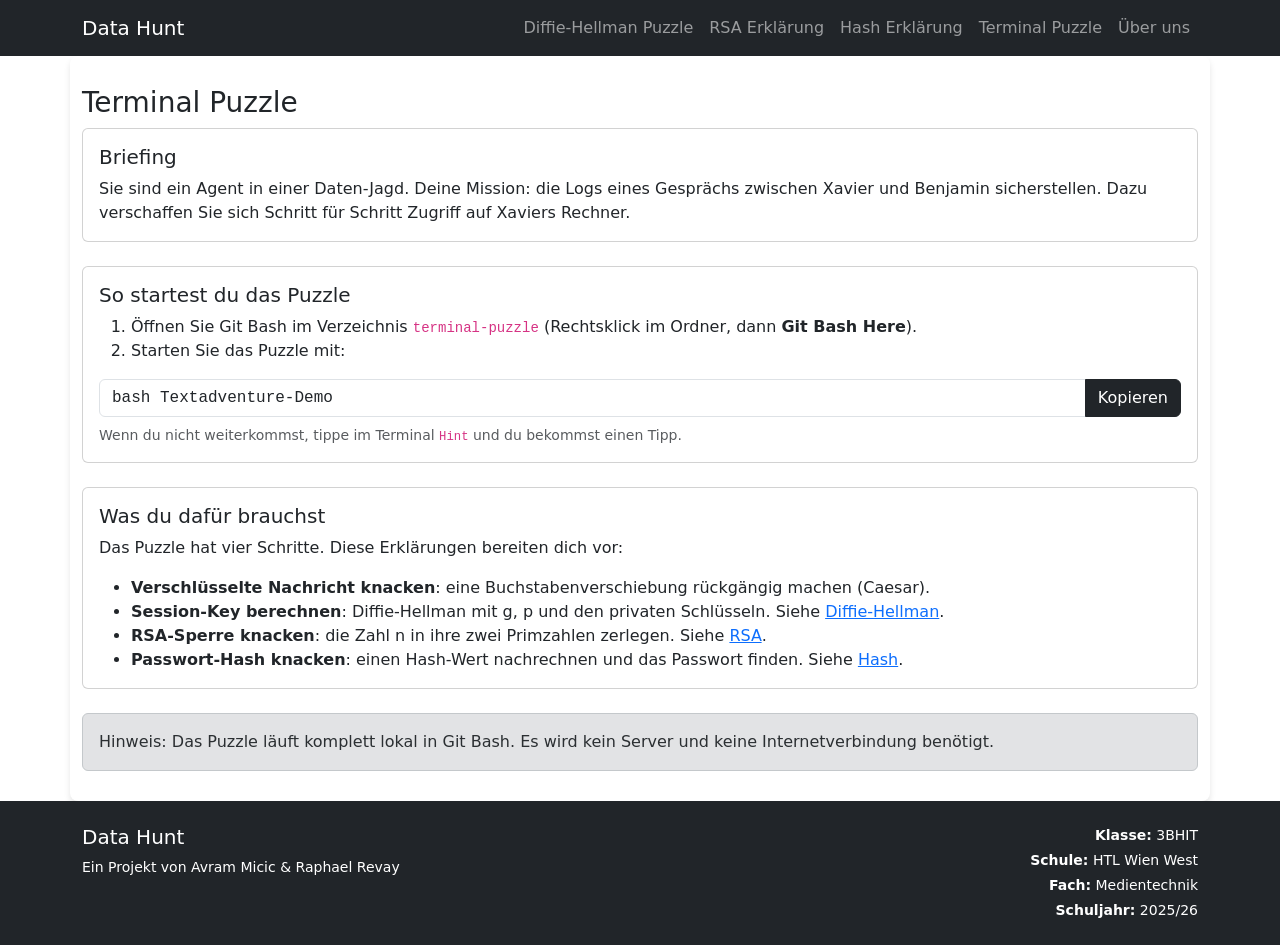
<file: terminal-puzzle/index.html>
<!DOCTYPE html>
<html lang="de">
<head>
    <meta charset="UTF-8">
    <meta name="viewport" content="width=device-width, initial-scale=1.0">
    <title>Terminal Puzzle</title>
    <link rel="stylesheet" href="../css/terminal-styles.css">
    <link href="../bootstrap/css/bootstrap.min.css" rel="stylesheet">
    <script src="../bootstrap/js/bootstrap.bundle.min.js"></script>
    <link rel="icon" type="image/x-icon" href="../img/protection.png">
</head>
<body class="d-flex flex-column min-vh-100">
    <nav class="navbar navbar-expand-lg navbar-dark bg-dark">
        <div class="container">
                <a class="navbar-brand" href="../index.html">Data Hunt</a>
            <div class="navbar-nav">
                <a class="nav-link" href="../diffie-hellman-puzzle/index.html">Diffie-Hellman Puzzle</a>
                <a class="nav-link" href="../micic-rsa/index.html">RSA Erkl&auml;rung</a>
                <a class="nav-link" href="../Hash/index.html">Hash Erkl&auml;rung</a>
                <a class="nav-link" href="./index.html">Terminal Puzzle</a>
                <a class="nav-link" href="../about-us/about.html">&Uuml;ber uns</a>
            </div>
        </div>
    </nav>
    <div class="container dashboard-container">
        <h3>Terminal Puzzle</h3>

        <div class="card mb-4">
            <div class="card-body">
                <h5 class="card-title">Briefing</h5>
                <p class="mb-0">Sie sind ein Agent in einer Daten-Jagd. Deine Mission: die Logs eines Gespr&auml;chs zwischen Xavier und Benjamin sicherstellen. Dazu verschaffen Sie sich Schritt f&uuml;r Schritt Zugriff auf Xaviers Rechner.</p>
            </div>
        </div>

        <div class="card mb-4">
            <div class="card-body">
                <h5 class="card-title">So startest du das Puzzle</h5>
                <ol class="mb-3">
                    <li>&Ouml;ffnen Sie Git Bash im Verzeichnis <code>terminal-puzzle</code> (Rechtsklick im Ordner, dann <strong>Git Bash Here</strong>).</li>
                    <li>Starten Sie das Puzzle mit:</li>
                </ol>
                <div class="input-group mb-2">
                    <input type="text" class="form-control font-monospace" id="cmd" value="bash Textadventure-Demo" readonly>
                    <button class="btn btn-dark" type="button" id="copy-btn">Kopieren</button>
                </div>
                <p class="small text-muted mb-0">Wenn du nicht weiterkommst, tippe im Terminal <code>Hint</code> und du bekommst einen Tipp.</p>
            </div>
        </div>

        <div class="card mb-4">
            <div class="card-body">
                <h5 class="card-title">Was du daf&uuml;r brauchst</h5>
                <p>Das Puzzle hat vier Schritte. Diese Erkl&auml;rungen bereiten dich vor:</p>
                <ul class="mb-0">
                    <li><strong>Verschl&uuml;sselte Nachricht knacken</strong>: eine Buchstabenverschiebung r&uuml;ckg&auml;ngig machen (Caesar).</li>
                    <li><strong>Session-Key berechnen</strong>: Diffie-Hellman mit g, p und den privaten Schl&uuml;sseln. Siehe <a href="../diffie-hellman-puzzle/index.html">Diffie-Hellman</a>.</li>
                    <li><strong>RSA-Sperre knacken</strong>: die Zahl n in ihre zwei Primzahlen zerlegen. Siehe <a href="../micic-rsa/index.html">RSA</a>.</li>
                    <li><strong>Passwort-Hash knacken</strong>: einen Hash-Wert nachrechnen und das Passwort finden. Siehe <a href="../Hash/index.html">Hash</a>.</li>
                </ul>
            </div>
        </div>

        <div class="alert alert-secondary mb-0">
            Hinweis: Das Puzzle l&auml;uft komplett lokal in Git Bash. Es wird kein Server und keine Internetverbindung ben&ouml;tigt.
        </div>
    </div>
    <footer class="bg-dark text-white py-4 mt-auto">
        <div class="container">
            <div class="row">
                <div class="col-md-6">
                    <h5>Data Hunt</h5>
                    <p class="mb-0 small">Ein Projekt von Avram Micic &amp; Raphael Revay</p>
                </div>
                <div class="col-md-6 text-md-end">
                    <p class="mb-1 small"><strong>Klasse:</strong> 3BHIT</p>
                    <p class="mb-1 small"><strong>Schule:</strong> HTL Wien West</p>
                    <p class="mb-1 small"><strong>Fach:</strong> Medientechnik</p>
                    <p class="mb-0 small"><strong>Schuljahr:</strong> 2025/26</p>
                </div>
            </div>
        </div>
    </footer>
    <script>
        document.getElementById("copy-btn").addEventListener("click", function () {
            const feld = document.getElementById("cmd");
            navigator.clipboard.writeText(feld.value).then(() => {
                const alt = this.innerText;
                this.innerText = "Kopiert";
                setTimeout(() => { this.innerText = alt; }, 1500);
            });
        });
    </script>
</body>
</html>
</file>
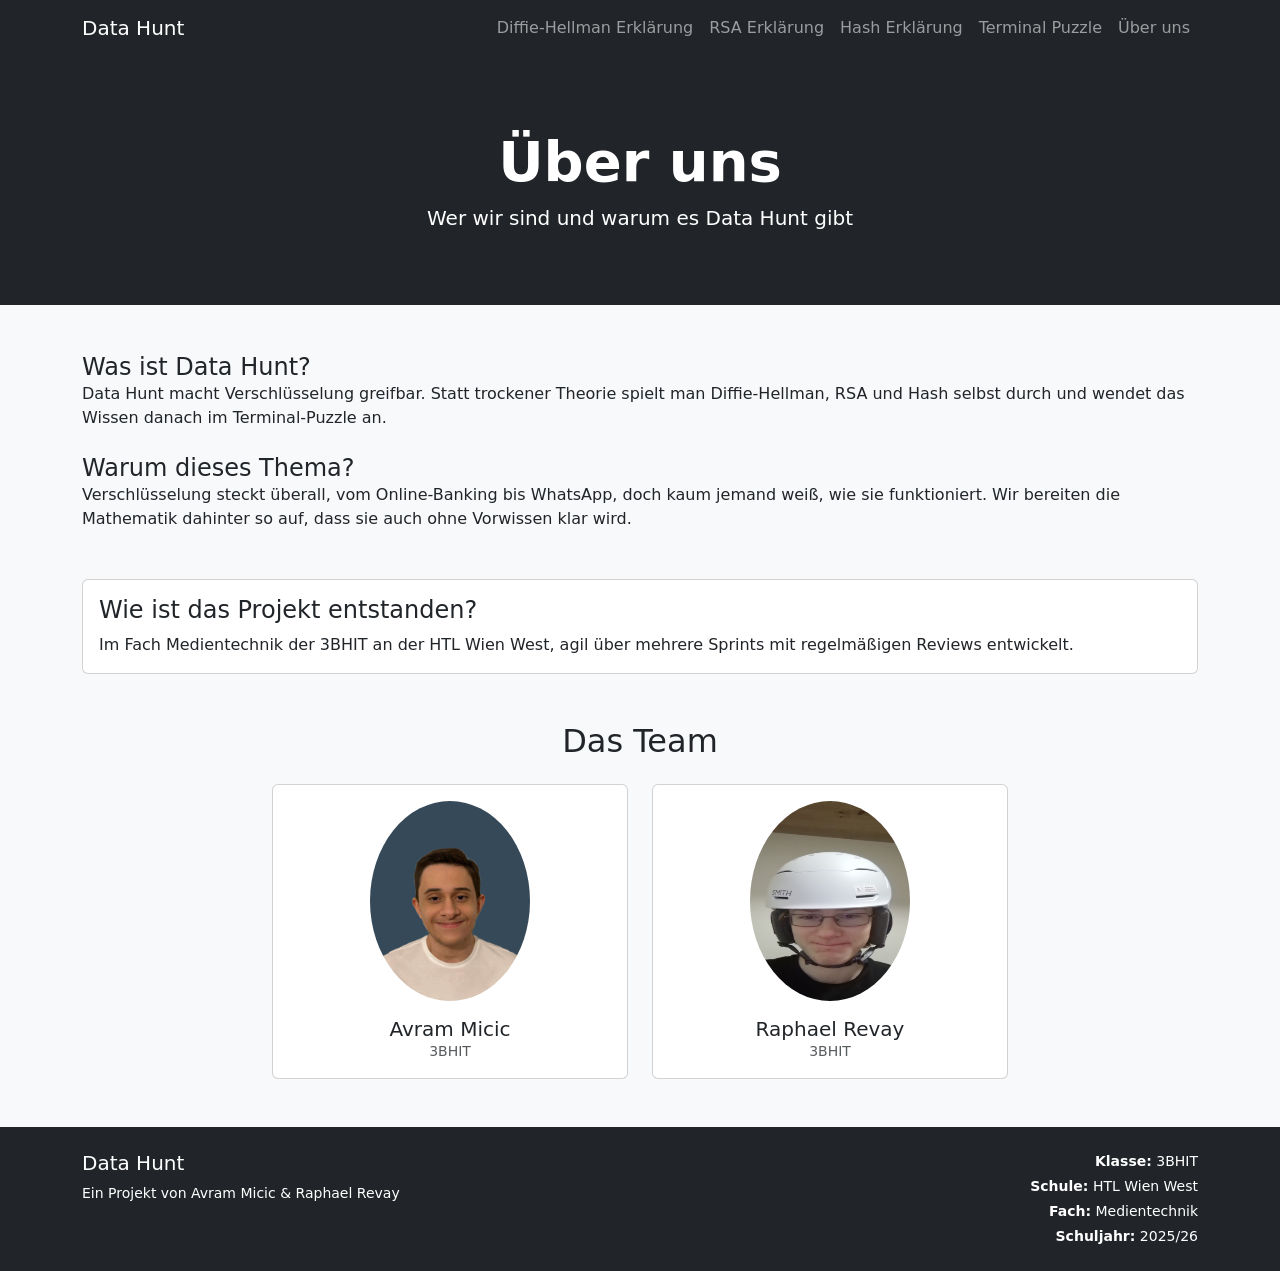
<file: about-us/about.html>
<!DOCTYPE html>
<html lang="de">
<head>
    <meta charset="UTF-8">
    <meta name="viewport" content="width=device-width, initial-scale=1.0">
    <title>Über uns - Data Hunt</title>
    <link href="../bootstrap/css/bootstrap.min.css" rel="stylesheet">
    <script src="../bootstrap/js/bootstrap.bundle.min.js"></script>
    <link rel="icon" type="image/x-icon" href="../img/protection.png">
</head>
<body class="bg-light d-flex flex-column min-vh-100">
<nav class="navbar navbar-expand-lg navbar-dark bg-dark">
    <div class="container">
        <a class="navbar-brand" href="../index.html">Data Hunt</a>
        <div class="navbar-nav">
            <a class="nav-link" href="../diffie-hellman-puzzle/index.html">Diffie-Hellman Erklärung</a>
            <a class="nav-link" href="../micic-rsa/index.html">RSA Erklärung</a>
            <a class="nav-link" href="../Hash/index.html">Hash Erklärung</a>
            <a class="nav-link" href="../terminal-puzzle/index.html">Terminal Puzzle</a>
            <a class="nav-link" href="about.html">Über uns</a>
        </div>
    </div>
</nav>
<section class="bg-dark text-white py-5">
    <div class="container text-center py-4">
        <h1 class="display-4 fw-bold">Über uns</h1>
        <p class="lead mb-0">Wer wir sind und warum es Data Hunt gibt</p>
    </div>
</section>
<div class="container py-5 flex-grow-1">
    <h4 class="card-title">Was ist Data Hunt?</h4>
    <p>Data Hunt macht Verschlüsselung greifbar. Statt trockener Theorie spielt man Diffie-Hellman, RSA und Hash selbst durch und wendet das Wissen danach im Terminal-Puzzle an.</p>

    <h4 class="card-title mt-4">Warum dieses Thema?</h4>
    <p>Verschlüsselung steckt überall, vom Online-Banking bis WhatsApp, doch kaum jemand weiß, wie sie funktioniert. Wir bereiten die Mathematik dahinter so auf, dass sie auch ohne Vorwissen klar wird.</p>

    <div class="card my-5">
        <div class="card-body">
            <h4 class="card-title">Wie ist das Projekt entstanden?</h4>
            <p class="mb-0">Im Fach Medientechnik der 3BHIT an der HTL Wien West, agil über mehrere Sprints mit regelmäßigen Reviews entwickelt.</p>
        </div>
    </div>

    <h2 class="text-center mb-4">Das Team</h2>
    <div class="row g-4 justify-content-center">
        <div class="col-sm-6 col-lg-4">
            <div class="card h-100 text-center">
                <div class="card-body">
                    <img src="../img/micic.png" alt="Avram Micic" class="rounded-circle mb-3 rahmen" width="160" height="200">
                    <h5 class="card-title mb-0">Avram Micic</h5>
                    <p class="text-muted small mb-0">3BHIT</p>
                </div>
            </div>
        </div>
        <div class="col-sm-6 col-lg-4">
            <div class="card h-100 text-center">
                <div class="card-body">
                    <img src="../img/revay.jpg" alt="Raphael Revay" class="rounded-circle mb-3 rahmen" width="160" height="200">
                    <h5 class="card-title mb-0">Raphael Revay</h5>
                    <p class="text-muted small mb-0">3BHIT</p>
                </div>
            </div>
        </div>
    </div>
</div>
<footer class="bg-dark text-white py-4 mt-auto">
    <div class="container">
        <div class="row">
            <div class="col-md-6">
                <h5>Data Hunt</h5>
                <p class="mb-0 small">Ein Projekt von Avram Micic &amp; Raphael Revay</p>
            </div>
            <div class="col-md-6 text-md-end">
                <p class="mb-1 small"><strong>Klasse:</strong> 3BHIT</p>
                <p class="mb-1 small"><strong>Schule:</strong> HTL Wien West</p>
                <p class="mb-1 small"><strong>Fach:</strong> Medientechnik</p>
                <p class="mb-0 small"><strong>Schuljahr:</strong> 2025/26</p>
            </div>
        </div>
    </div>
</footer>
</body>
</html>
</file>
<file: css/main.css>
#terminal-icon {
    width: 30px;
}
</file>
<file: css/diffie-styles.css>
@keyframes erfolgLeuchten {
    0%   { box-shadow: 0 0 0 0    rgba(40, 167, 69, 0);   }
    50%  { box-shadow: 0 0 0 14px rgba(40, 167, 69, 0.6); }
    100% { box-shadow: 0 0 0 0    rgba(40, 167, 69, 0);   }
}

.erfolg-leuchten {
    animation: erfolgLeuchten 1.5s ease-in-out 2;
}

@keyframes schlossPuls {
    0%   { transform: scale(1);   }
    50%  { transform: scale(1.2); }
    100% { transform: scale(1);   }
}

#protokoll {
    height:200px;
    overflow-y:auto;
    font-family:monospace;
    font-size:14px;
}

#ergebnis-bereich {
    display:none;
    max-width:500px;
}

.schloss-aufgehen {
    animation: schlossPuls 0.6s ease-in-out;
}
</file>
<file: css/hash.css>
textarea {
    resize: none;
}
</file>
<file: css/terminal-styles.css>
body {
    font-family: 'Segoe UI', Tahoma, Geneva, Verdana, sans-serif;
    background-color: #f4f7f6;
    color: #333;
}

.dashboard-container {
    margin: 0 auto;
    background: #fff;
    padding: 30px;
    border-radius: 8px;
    box-shadow: 0 4px 6px rgba(0,0,0,0.1);
}

h1 {
    color: #2c3e50;
    border-bottom: 2px solid #ecf0f1;
    padding-bottom: 10px;
}

.panel h3 {
    margin-top: 0;
    color: #34495e;
}

#shell {
    flex: 1;
    width: 100%;
    height: 350px;
    max-width: 640px;
    border: 1px solid #bdc3c7;
    border-radius: 4px;
    background: #fff;
}
</file>
